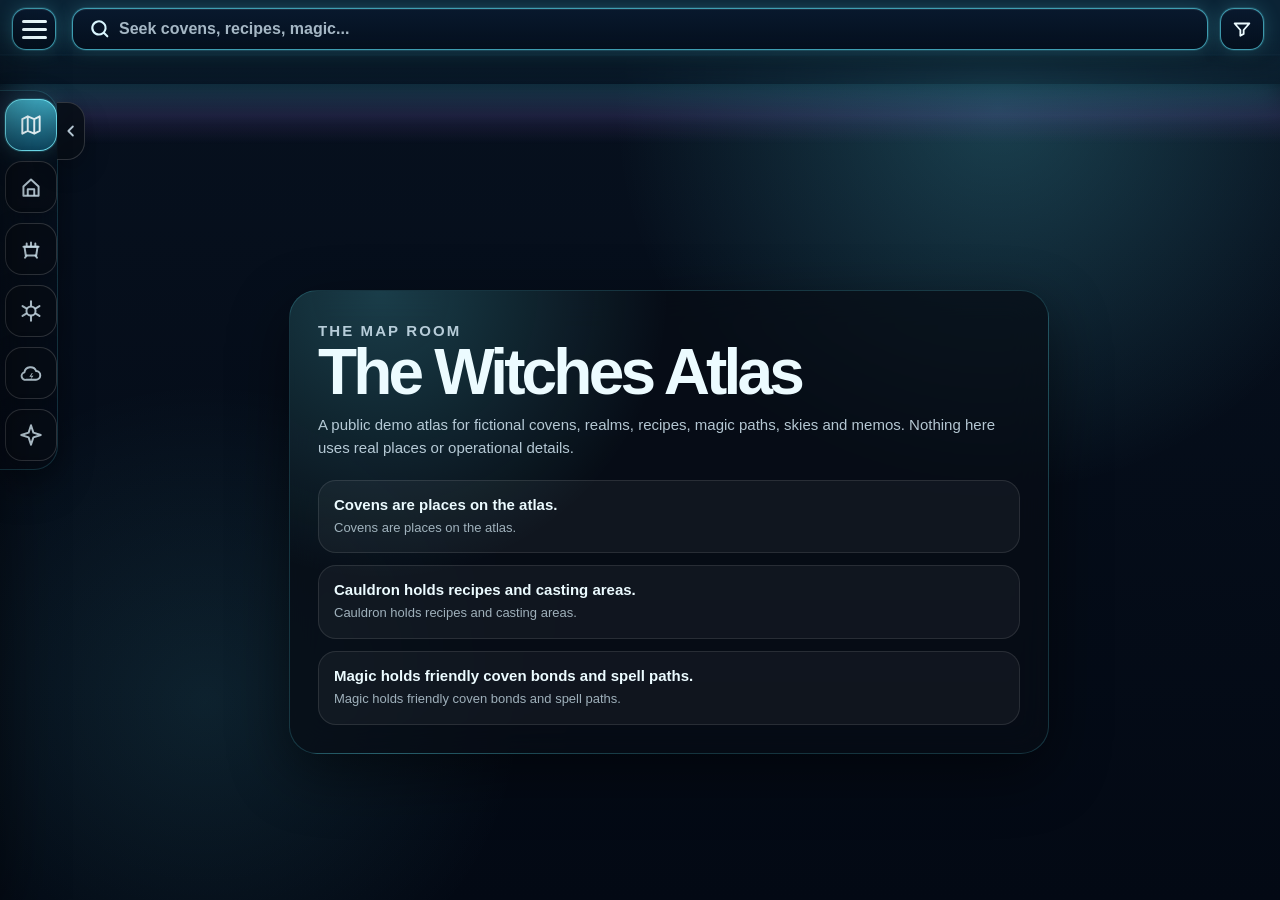
<file: index.html>
<!doctype html>
<html lang="en">
<head>
  <meta charset="utf-8">
  <meta http-equiv="content-type" content="text/html; charset=utf-8">
  <meta name="viewport" content="width=device-width, initial-scale=1, viewport-fit=cover">
  <meta name="theme-color" content="#07111f">
  <title>The Witches Atlas | Atlas</title>
  <link rel="stylesheet" href="./shell.css?v=1.1.2">
</head>
<body data-page="atlas">
  <div id="appShell"></div>

  <main class="page-stage">
    <section class="card">
      <p class="eyebrow">The map room</p>
      <h1>The Witches Atlas</h1>
      <p>A public demo atlas for fictional covens, realms, recipes, magic paths, skies and memos. Nothing here uses real places or operational details.</p>

      <div class="grid">
        <article class="tile"><h2>Covens are places on the atlas.</h2><p>Covens are places on the atlas.</p></article>
        <article class="tile"><h2>Cauldron holds recipes and casting areas.</h2><p>Cauldron holds recipes and casting areas.</p></article>
        <article class="tile"><h2>Magic holds friendly coven bonds and spell paths.</h2><p>Magic holds friendly coven bonds and spell paths.</p></article>
      </div>
    </section>
  </main>

  <script src="./shell.js?v=1.1.2" defer></script>
</body>
</html>
</file>
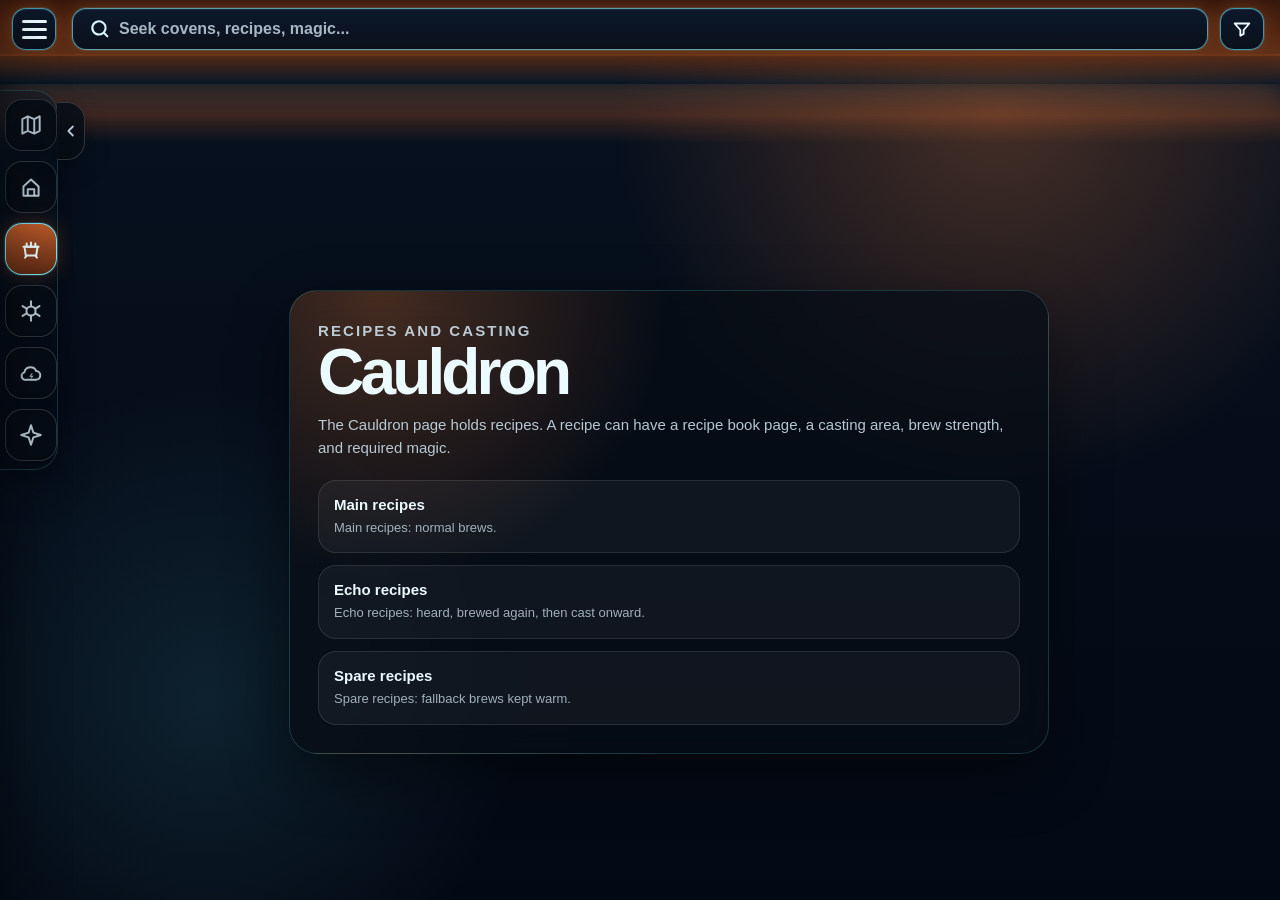
<file: cauldron.html>
<!doctype html>
<html lang="en">
<head>
  <meta charset="utf-8">
  <meta name="viewport" content="width=device-width, initial-scale=1, viewport-fit=cover">
  <meta name="theme-color" content="#07111f">
  <title>The Witches Atlas | Cauldron</title>
  <link rel="stylesheet" href="./shell.css?v=1.1.0">
</head>
<body data-page="cauldron">
  <div id="appShell"></div>

  <main class="page-stage">
    <section class="card">
      <p class="eyebrow">Recipes and casting</p>
      <h1>Cauldron</h1>
      <p>The Cauldron page holds recipes. A recipe can have a recipe book page, a casting area, brew strength, and required magic.</p>

      <div class="grid">
        <article class="tile"><h2>Main recipes</h2><p>Main recipes: normal brews.</p></article>
        <article class="tile"><h2>Echo recipes</h2><p>Echo recipes: heard, brewed again, then cast onward.</p></article>
        <article class="tile"><h2>Spare recipes</h2><p>Spare recipes: fallback brews kept warm.</p></article>
      </div>
    </section>
  </main>

  <script src="./shell.js?v=1.1.0" defer></script>
</body>
</html>
</file>
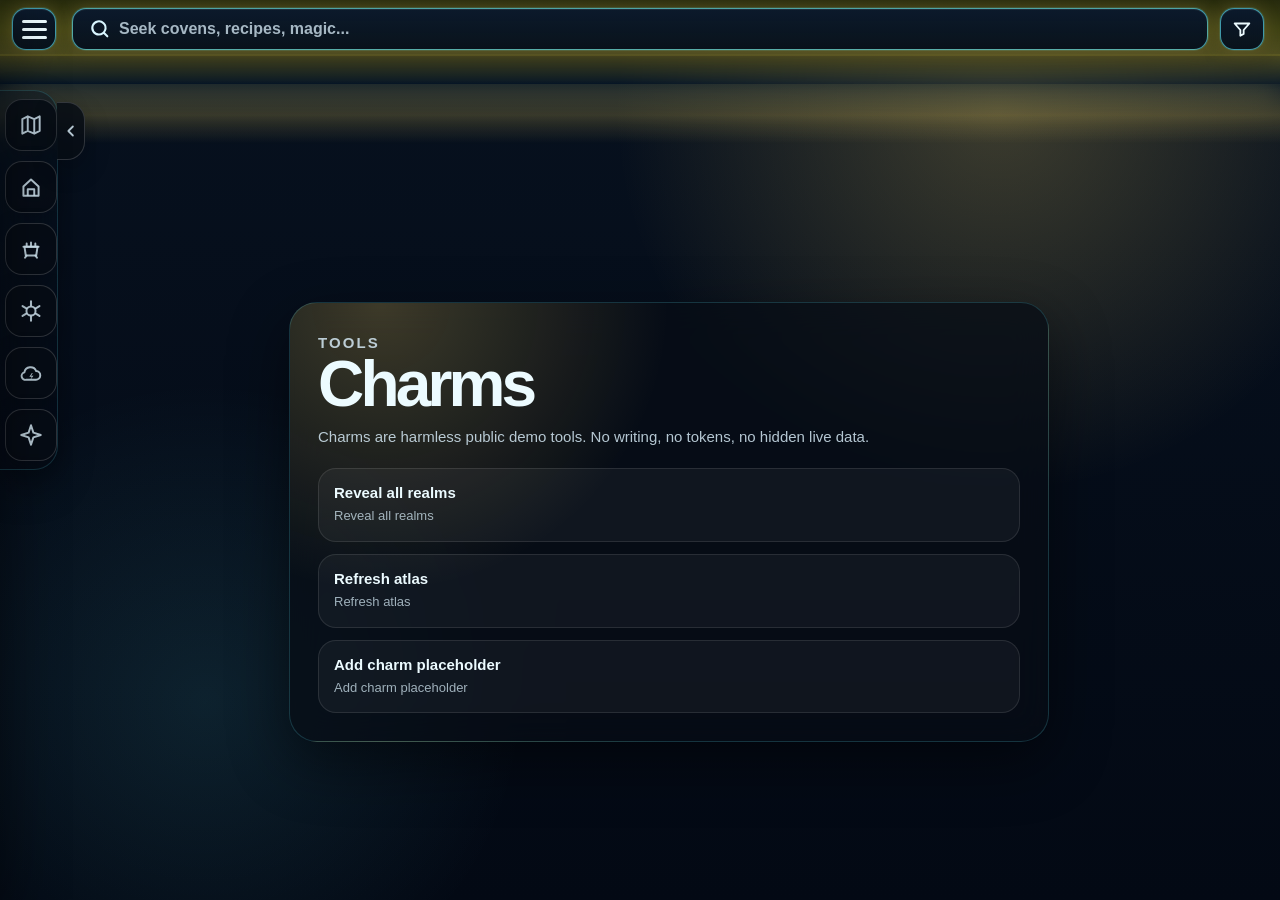
<file: charms.html>
<!doctype html>
<html lang="en">
<head>
  <meta charset="utf-8">
  <meta http-equiv="content-type" content="text/html; charset=utf-8">
  <meta name="viewport" content="width=device-width, initial-scale=1, viewport-fit=cover">
  <meta name="theme-color" content="#07111f">
  <title>The Witches Atlas | Charms</title>
  <link rel="stylesheet" href="./shell.css?v=1.1.1">
</head>
<body data-page="charms">
  <div id="appShell"></div>

  <main class="page-stage">
    <section class="card">
      <p class="eyebrow">Tools</p>
      <h1>Charms</h1>
      <p>Charms are harmless public demo tools. No writing, no tokens, no hidden live data.</p>

      <div class="grid">
        <article class="tile"><h2>Reveal all realms</h2><p>Reveal all realms</p></article>
        <article class="tile"><h2>Refresh atlas</h2><p>Refresh atlas</p></article>
        <article class="tile"><h2>Add charm placeholder</h2><p>Add charm placeholder</p></article>
      </div>
    </section>
  </main>

  <script src="./shell.js?v=1.1.1" defer></script>
</body>
</html>
</file>
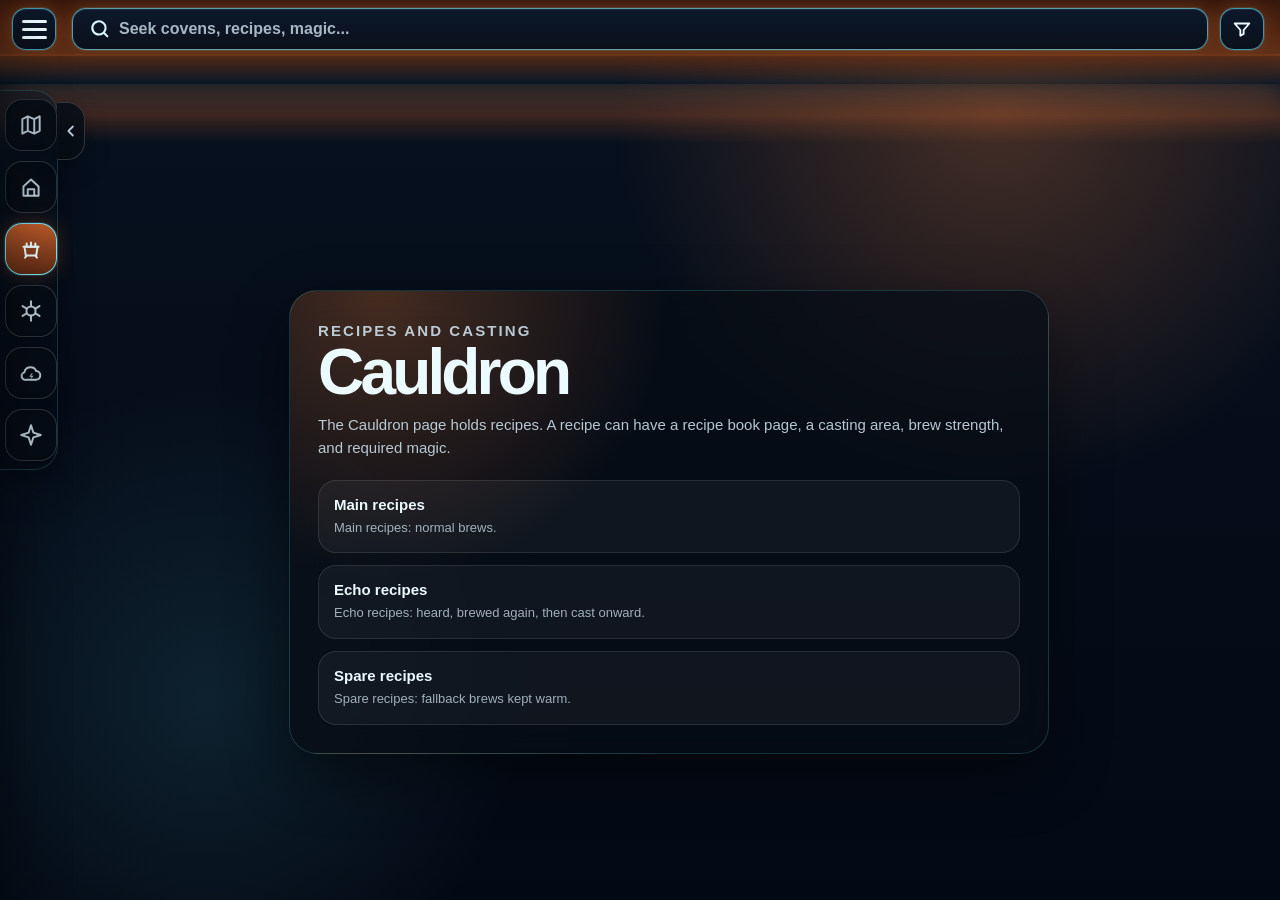
<file: covens.html>
<!doctype html>
<html lang="en">
<head>
  <meta charset="utf-8">
  <meta http-equiv="content-type" content="text/html; charset=utf-8">
  <meta name="viewport" content="width=device-width, initial-scale=1, viewport-fit=cover">
  <meta name="theme-color" content="#07111f">
  <title>The Witches Atlas | Cauldron</title>
  <link rel="stylesheet" href="./shell.css?v=1.1.1">
</head>
<body data-page="cauldron">
  <div id="appShell"></div>

  <main class="page-stage">
    <section class="card">
      <p class="eyebrow">Recipes and casting</p>
      <h1>Cauldron</h1>
      <p>The Cauldron page holds recipes. A recipe can have a recipe book page, a casting area, brew strength, and required magic.</p>

      <div class="grid">
        <article class="tile"><h2>Main recipes</h2><p>Main recipes: normal brews.</p></article>
        <article class="tile"><h2>Echo recipes</h2><p>Echo recipes: heard, brewed again, then cast onward.</p></article>
        <article class="tile"><h2>Spare recipes</h2><p>Spare recipes: fallback brews kept warm.</p></article>
      </div>
    </section>
  </main>

  <script src="./shell.js?v=1.1.1" defer></script>
</body>
</html>
</file>
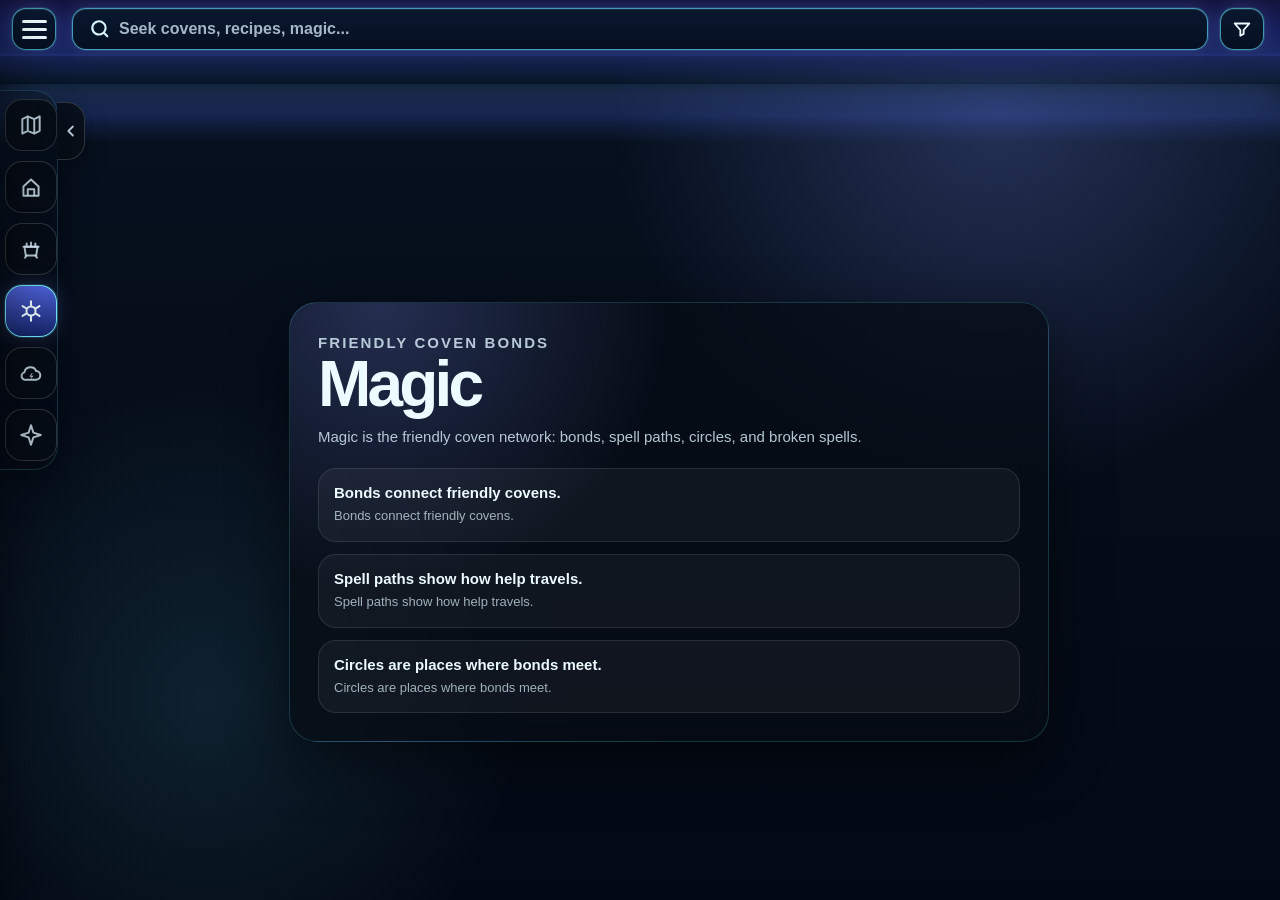
<file: magic.html>
<!doctype html>
<html lang="en">
<head>
  <meta charset="utf-8">
  <meta http-equiv="content-type" content="text/html; charset=utf-8">
  <meta name="viewport" content="width=device-width, initial-scale=1, viewport-fit=cover">
  <meta name="theme-color" content="#07111f">
  <title>The Witches Atlas | Magic</title>
  <link rel="stylesheet" href="./shell.css?v=1.1.1">
</head>
<body data-page="magic">
  <div id="appShell"></div>

  <main class="page-stage">
    <section class="card">
      <p class="eyebrow">Friendly coven bonds</p>
      <h1>Magic</h1>
      <p>Magic is the friendly coven network: bonds, spell paths, circles, and broken spells.</p>

      <div class="grid">
        <article class="tile"><h2>Bonds connect friendly covens.</h2><p>Bonds connect friendly covens.</p></article>
        <article class="tile"><h2>Spell paths show how help travels.</h2><p>Spell paths show how help travels.</p></article>
        <article class="tile"><h2>Circles are places where bonds meet.</h2><p>Circles are places where bonds meet.</p></article>
      </div>
    </section>
  </main>

  <script src="./shell.js?v=1.1.1" defer></script>
</body>
</html>
</file>
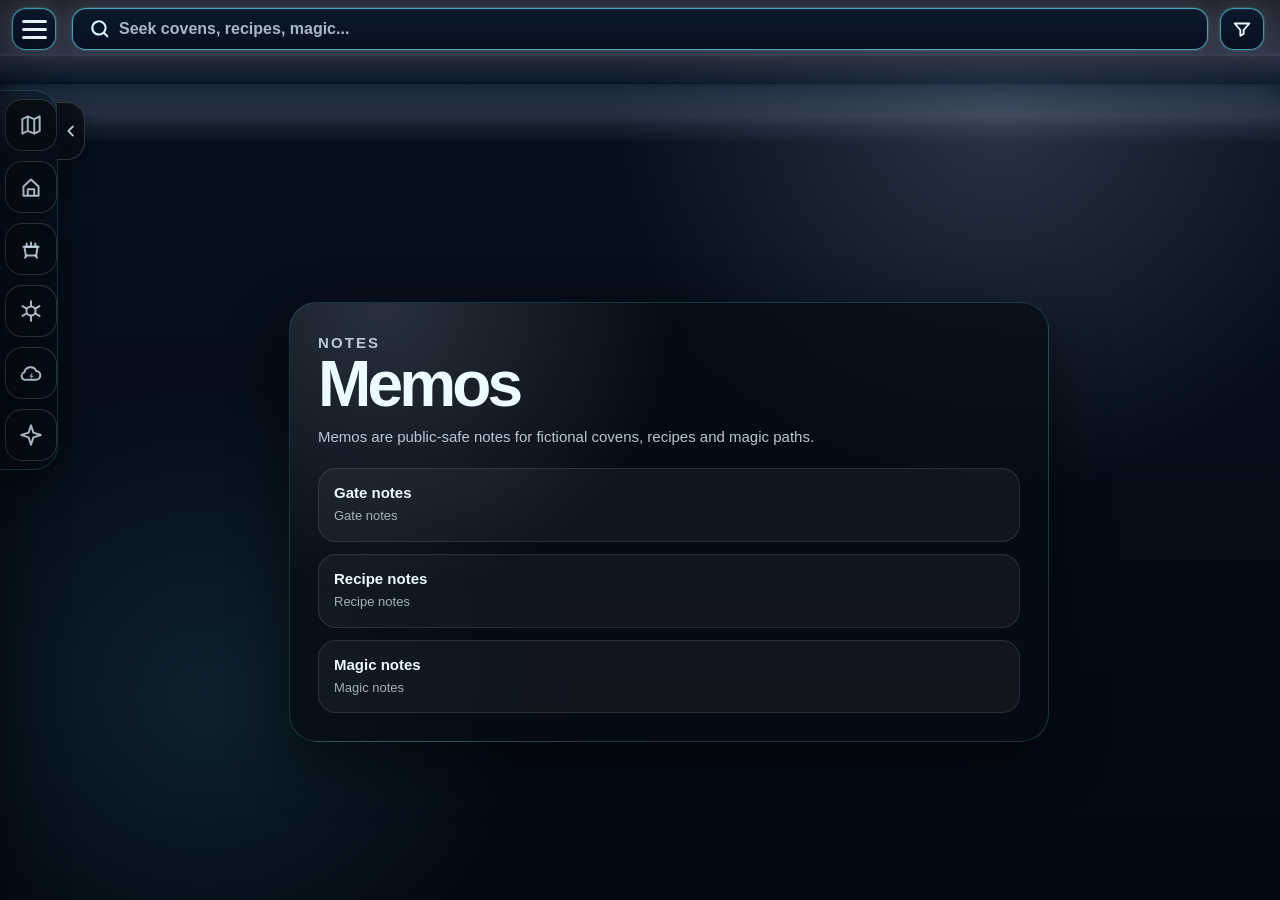
<file: memos.html>
<!doctype html>
<html lang="en">
<head>
  <meta charset="utf-8">
  <meta http-equiv="content-type" content="text/html; charset=utf-8">
  <meta name="viewport" content="width=device-width, initial-scale=1, viewport-fit=cover">
  <meta name="theme-color" content="#07111f">
  <title>The Witches Atlas | Memos</title>
  <link rel="stylesheet" href="./shell.css?v=1.1.1">
</head>
<body data-page="memos">
  <div id="appShell"></div>

  <main class="page-stage">
    <section class="card">
      <p class="eyebrow">Notes</p>
      <h1>Memos</h1>
      <p>Memos are public-safe notes for fictional covens, recipes and magic paths.</p>

      <div class="grid">
        <article class="tile"><h2>Gate notes</h2><p>Gate notes</p></article>
        <article class="tile"><h2>Recipe notes</h2><p>Recipe notes</p></article>
        <article class="tile"><h2>Magic notes</h2><p>Magic notes</p></article>
      </div>
    </section>
  </main>

  <script src="./shell.js?v=1.1.1" defer></script>
</body>
</html>
</file>
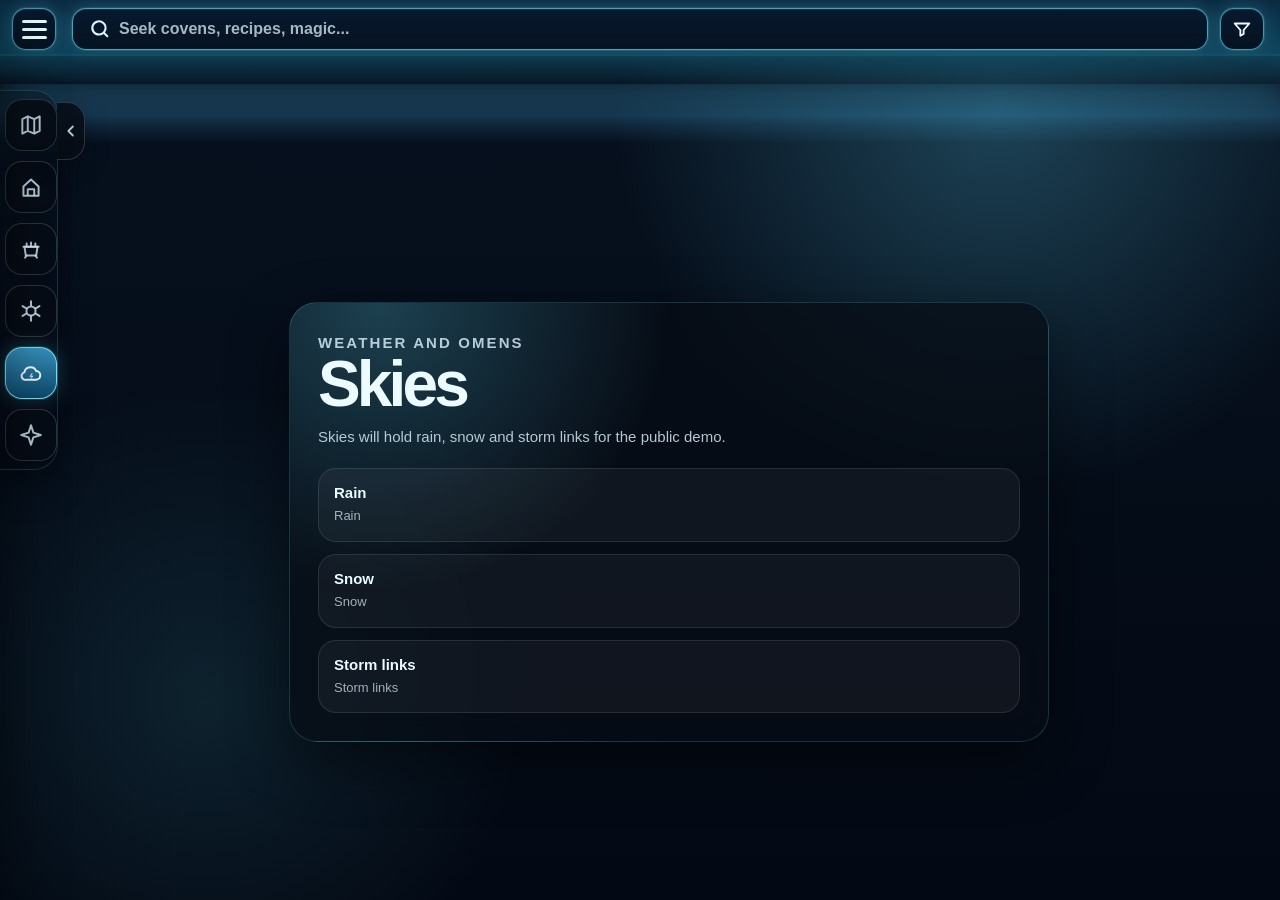
<file: skies.html>
<!doctype html>
<html lang="en">
<head>
  <meta charset="utf-8">
  <meta http-equiv="content-type" content="text/html; charset=utf-8">
  <meta name="viewport" content="width=device-width, initial-scale=1, viewport-fit=cover">
  <meta name="theme-color" content="#07111f">
  <title>The Witches Atlas | Skies</title>
  <link rel="stylesheet" href="./shell.css?v=1.1.1">
</head>
<body data-page="skies">
  <div id="appShell"></div>

  <main class="page-stage">
    <section class="card">
      <p class="eyebrow">Weather and omens</p>
      <h1>Skies</h1>
      <p>Skies will hold rain, snow and storm links for the public demo.</p>

      <div class="grid">
        <article class="tile"><h2>Rain</h2><p>Rain</p></article>
        <article class="tile"><h2>Snow</h2><p>Snow</p></article>
        <article class="tile"><h2>Storm links</h2><p>Storm links</p></article>
      </div>
    </section>
  </main>

  <script src="./shell.js?v=1.1.1" defer></script>
</body>
</html>
</file>
<file: shell.css>
/* The Witches Atlas shell.css v1.1.2
   Shared public shell. Fictional demo only.
   Fixes: SVG rail icons, outlined collapsible rail dock, per-page top bar colours. */

:root {
  --safe-top: env(safe-area-inset-top, 0px);
  --safe-bottom: env(safe-area-inset-bottom, 0px);
  --top: 56px;
  --rail: 58px;
  --bg: #030914;
  --panel: rgba(8, 13, 22, 0.965);
  --text: #ecfbff;
  --muted: rgba(215, 235, 247, 0.72);
  --soft: rgba(215, 235, 247, 0.84);
  --accent: #60ebff;
  --border: rgba(255, 255, 255, 0.12);
  --shadow: 0 20px 60px rgba(0, 0, 0, 0.48);
  --rail-top: calc(var(--top) + var(--safe-top) + 34px);

  --page-top-0: rgba(11, 35, 53, 1);
  --page-top-1: rgba(11, 35, 53, 1);
  --page-top-2: rgba(11, 35, 53, 0.70);
  --page-fade-mid: rgba(116, 82, 174, 0.20);
  --page-glow: rgba(96, 235, 255, 0.22);
  --page-active-top: rgba(121, 89, 218, 0.78);
  --page-active-bottom: rgba(18, 88, 120, 0.82);
}

body[data-page="atlas"] {
  --page-top-0: rgba(11, 35, 53, 1);
  --page-top-1: rgba(11, 35, 53, 1);
  --page-top-2: rgba(11, 35, 53, 0.70);
  --page-fade-mid: rgba(116, 82, 174, 0.20);
  --page-glow: rgba(96, 235, 255, 0.22);
  --page-active-top: rgba(76, 205, 230, 0.78);
  --page-active-bottom: rgba(16, 86, 115, 0.82);
}

body[data-page="covens"] {
  --page-top-0: rgba(42, 18, 55, 1);
  --page-top-1: rgba(57, 23, 76, 1);
  --page-top-2: rgba(83, 37, 111, 0.70);
  --page-fade-mid: rgba(180, 92, 255, 0.20);
  --page-glow: rgba(185, 134, 255, 0.25);
  --page-active-top: rgba(184, 109, 240, 0.80);
  --page-active-bottom: rgba(78, 32, 125, 0.84);
}

body[data-page="cauldron"] {
  --page-top-0: rgba(54, 24, 13, 1);
  --page-top-1: rgba(81, 37, 17, 1);
  --page-top-2: rgba(132, 61, 25, 0.70);
  --page-fade-mid: rgba(255, 119, 48, 0.20);
  --page-glow: rgba(255, 137, 63, 0.25);
  --page-active-top: rgba(226, 108, 45, 0.82);
  --page-active-bottom: rgba(106, 47, 20, 0.86);
}

body[data-page="magic"] {
  --page-top-0: rgba(19, 20, 61, 1);
  --page-top-1: rgba(23, 31, 92, 1);
  --page-top-2: rgba(35, 52, 132, 0.70);
  --page-fade-mid: rgba(76, 114, 255, 0.20);
  --page-glow: rgba(125, 147, 255, 0.25);
  --page-active-top: rgba(93, 116, 255, 0.82);
  --page-active-bottom: rgba(24, 41, 117, 0.86);
}

body[data-page="skies"] {
  --page-top-0: rgba(11, 43, 65, 1);
  --page-top-1: rgba(13, 58, 83, 1);
  --page-top-2: rgba(19, 91, 118, 0.70);
  --page-fade-mid: rgba(77, 190, 255, 0.20);
  --page-glow: rgba(96, 220, 255, 0.25);
  --page-active-top: rgba(67, 174, 224, 0.82);
  --page-active-bottom: rgba(15, 83, 121, 0.86);
}

body[data-page="charms"] {
  --page-top-0: rgba(38, 42, 13, 1);
  --page-top-1: rgba(63, 66, 20, 1);
  --page-top-2: rgba(104, 99, 33, 0.70);
  --page-fade-mid: rgba(255, 221, 96, 0.18);
  --page-glow: rgba(255, 219, 106, 0.22);
  --page-active-top: rgba(205, 179, 67, 0.82);
  --page-active-bottom: rgba(92, 83, 26, 0.86);
}

body[data-page="memos"] {
  --page-top-0: rgba(34, 37, 48, 1);
  --page-top-1: rgba(43, 47, 61, 1);
  --page-top-2: rgba(65, 70, 90, 0.70);
  --page-fade-mid: rgba(170, 184, 211, 0.17);
  --page-glow: rgba(194, 210, 242, 0.18);
  --page-active-top: rgba(114, 127, 151, 0.82);
  --page-active-bottom: rgba(44, 50, 64, 0.86);
}

* { box-sizing: border-box; }

html,
body {
  min-height: 100%;
  margin: 0;
  background: var(--bg);
  color: var(--text);
  font-family: -apple-system, BlinkMacSystemFont, "SF Pro Display", "SF Pro Text", Inter, Segoe UI, sans-serif;
}

body {
  min-height: 100dvh;
  overflow-x: hidden;
  background:
    radial-gradient(circle at 78% 12%, var(--page-glow), transparent 24rem),
    radial-gradient(circle at 16% 78%, rgba(96, 235, 255, 0.10), transparent 20rem),
    linear-gradient(180deg, #07111f, #030914);
}

body.rail-collapsed {
  --rail: 18px;
}

button,
input { font: inherit; }

button,
a { -webkit-tap-highlight-color: transparent; }

button { cursor: pointer; }

.sr-only {
  position: absolute !important;
  width: 1px !important;
  height: 1px !important;
  overflow: hidden !important;
  clip-path: inset(50%) !important;
  white-space: nowrap !important;
}

.top-bar {
  position: fixed;
  z-index: 5000;
  top: 0;
  left: 0;
  right: 0;
  height: calc(var(--top) + var(--safe-top));
  display: grid;
  grid-template-columns: 48px minmax(0, 1fr) 48px;
  align-items: center;
  gap: 12px;
  padding: calc(8px + var(--safe-top)) 12px 8px;
  background: linear-gradient(180deg, var(--page-top-0), var(--page-top-1) 54%, var(--page-top-2));
  box-shadow: 0 10px 26px rgba(0, 0, 0, 0.16);
  backdrop-filter: blur(14px);
  -webkit-backdrop-filter: blur(14px);
}

.top-bar-fade {
  position: fixed;
  z-index: 300;
  top: calc(var(--top) + var(--safe-top) - 2px);
  left: 0;
  right: 0;
  height: 90px;
  pointer-events: none;
  overflow: hidden;
}

.top-bar-fade::before,
.top-bar-fade::after {
  content: "";
  position: absolute;
  left: 0;
  right: 0;
}

.top-bar-fade::before {
  top: 0;
  height: 30px;
  background: linear-gradient(180deg, var(--page-top-2), rgba(11, 35, 53, 0.36));
  box-shadow: inset 0 1px 0 rgba(255, 255, 255, 0.08), 0 16px 28px var(--page-glow);
  backdrop-filter: blur(1.5px);
  -webkit-backdrop-filter: blur(1.5px);
}

.top-bar-fade::after {
  top: 30px;
  bottom: 0;
  background: linear-gradient(180deg, rgba(11, 35, 53, 0.40), var(--page-fade-mid) 52%, rgba(7, 11, 18, 0));
}

.menu-button,
.coven-search-input,
.top-button {
  height: 42px;
  min-height: 42px;
  border: 1px solid rgba(96, 235, 255, 0.62);
  border-radius: 14px;
  color: var(--text);
  background: linear-gradient(180deg, rgba(9, 24, 45, 0.94), rgba(4, 14, 28, 0.92));
  box-shadow: inset 0 1px 0 rgba(255, 255, 255, 0.08), 0 0 0 1px rgba(96, 235, 255, 0.12), 0 0 18px var(--page-glow), 0 8px 20px rgba(0, 0, 0, 0.18);
  backdrop-filter: blur(10px);
  -webkit-backdrop-filter: blur(10px);
}

.menu-button,
.top-button {
  width: 44px;
  min-width: 44px;
  display: grid;
  place-items: center;
  padding: 0;
}

.menu-button {
  display: inline-flex;
  flex-direction: column;
  justify-content: center;
  gap: 5px;
}

.menu-button span {
  width: 25px;
  height: 3px;
  border-radius: 999px;
  background: currentColor;
}

.top-button svg {
  width: 22px;
  height: 22px;
  display: block;
}

.search-wrap { min-width: 0; }

.coven-search-input {
  width: 100%;
  padding: 0 16px 0 46px;
  outline: 0;
  color: var(--text);
  -webkit-appearance: none;
  appearance: none;
  background-image:
    url("data:image/svg+xml,%3Csvg viewBox='0 0 24 24' xmlns='http://www.w3.org/2000/svg'%3E%3Cpath d='M10.8 18a7.2 7.2 0 1 1 5.09-12.29A7.2 7.2 0 0 1 10.8 18Zm5.1-2.1 4.1 4.1' fill='none' stroke='%23d9f6ff' stroke-width='2.2' stroke-linecap='round'/%3E%3C/svg%3E"),
    linear-gradient(180deg, rgba(9, 24, 45, 0.94), rgba(4, 14, 28, 0.92));
  background-repeat: no-repeat, no-repeat;
  background-size: 22px 22px, 100% 100%;
  background-position: 16px center, center;
  font-size: 16px;
  font-weight: 650;
}

.coven-search-input::placeholder {
  color: rgba(215, 235, 247, 0.76);
  opacity: 1;
}

.menu-overlay {
  position: fixed;
  z-index: 6990;
  inset: 0;
  background: rgba(0, 0, 0, 0.42);
}

.menu-overlay[hidden] { display: none; }

.side-menu {
  position: fixed;
  z-index: 7000;
  inset: 0 auto 0 0;
  width: min(340px, 88vw);
  display: flex;
  flex-direction: column;
  gap: 14px;
  overflow: auto;
  transform: translateX(-100%);
  transition: transform 0.22s ease;
  border-right: 1px solid var(--border);
  background: var(--panel);
  box-shadow: var(--shadow);
  padding: calc(14px + var(--safe-top)) 14px calc(18px + var(--safe-bottom));
  backdrop-filter: blur(20px);
  -webkit-backdrop-filter: blur(20px);
}

.side-menu.is-open { transform: translateX(0); }

.menu-header,
.menu-brand {
  display: flex;
  align-items: center;
}

.menu-header {
  justify-content: space-between;
  gap: 12px;
}

.menu-brand {
  gap: 12px;
  min-width: 0;
}

.menu-logo {
  width: 48px;
  height: 48px;
  flex: 0 0 48px;
}

.menu-logo svg {
  width: 100%;
  height: 100%;
  display: block;
}

.menu-brand-text {
  display: grid;
  gap: 2px;
  min-width: 0;
}

.menu-brand-text strong {
  font-size: 18px;
  font-weight: 900;
  letter-spacing: -0.02em;
}

.menu-brand-text span,
.menu-note {
  color: var(--muted);
  font-size: 12px;
  font-weight: 700;
}

.menu-close-button {
  width: 38px;
  height: 38px;
  border: 1px solid rgba(255, 255, 255, 0.12);
  border-radius: 14px;
  color: var(--text);
  background: rgba(255, 255, 255, 0.06);
  font-size: 24px;
}

.menu-section {
  display: grid;
  gap: 8px;
  border: 1px solid rgba(255, 255, 255, 0.10);
  border-radius: 18px;
  background: rgba(255, 255, 255, 0.04);
  padding: 14px;
}

.menu-section-title {
  color: var(--muted);
  font-size: 12px;
  font-weight: 900;
  letter-spacing: 0.14em;
  text-transform: uppercase;
}

.menu-list-item {
  min-height: 40px;
  display: flex;
  align-items: center;
  gap: 10px;
  border: 1px solid transparent;
  border-radius: 14px;
  color: var(--text);
  background: rgba(255, 255, 255, 0.04);
  padding: 8px 12px;
  font-weight: 800;
  text-decoration: none;
}

.menu-list-item.active,
.menu-list-item:hover {
  border-color: rgba(96, 235, 255, 0.32);
  background: rgba(68, 215, 255, 0.12);
}

.menu-item-icon {
  width: 20px;
  display: inline-grid;
  place-items: center;
  color: var(--accent);
}

.menu-item-icon svg {
  width: 18px;
  height: 18px;
  display: block;
}

.menu-note {
  margin: 0;
  color: var(--soft);
  line-height: 1.45;
}

/* ================================
   Collapsible rail dock
================================ */

.rail-dock {
  position: fixed;
  z-index: 450;
  top: var(--rail-top);
  left: 0;
  width: 66px;
  display: grid;
  grid-template-columns: 58px 16px;
  align-items: start;
  pointer-events: none;
  transition: transform 0.22s ease;
}

body.rail-collapsed .rail-dock {
  transform: translateX(-58px);
}

.side-rail {
  width: 58px;
  display: flex;
  flex-direction: column;
  gap: 10px;
  padding: 8px 5px;
  border: 1px solid rgba(96, 235, 255, 0.18);
  border-left: 0;
  border-radius: 0 24px 24px 0;
  background:
    linear-gradient(180deg, rgba(12, 28, 41, 0.36), rgba(8, 13, 22, 0.30)),
    rgba(8, 13, 22, 0.18);
  box-shadow: 0 18px 36px rgba(0, 0, 0, 0.26);
  backdrop-filter: blur(16px);
  -webkit-backdrop-filter: blur(16px);
  pointer-events: auto;
}

.rail-button,
.rail-collapse-button {
  width: 52px;
  height: 52px;
  display: grid;
  place-items: center;
  border: 1px solid rgba(255, 255, 255, 0.16);
  border-radius: 17px;
  color: var(--soft);
  background: rgba(8, 13, 22, 0.86);
  box-shadow: 0 10px 26px rgba(0, 0, 0, 0.22);
  padding: 0;
  text-decoration: none;
  backdrop-filter: blur(10px);
  -webkit-backdrop-filter: blur(10px);
}

.rail-button.active,
.rail-button:hover,
.rail-button[aria-expanded="true"],
.rail-collapse-button:hover {
  border-color: rgba(120, 239, 255, 0.92);
  color: var(--text);
  background: linear-gradient(180deg, var(--page-active-top), var(--page-active-bottom));
  box-shadow: 0 0 0 1px rgba(96, 235, 255, 0.16), 0 0 20px var(--page-glow), 0 12px 28px rgba(0, 0, 0, 0.28);
}

.rail-icon {
  width: 26px;
  height: 26px;
  display: block;
}

.rail-label { display: none; }

.rail-collapse-button {
  position: relative;
  z-index: 2;
  width: 28px;
  height: 58px;
  margin: 12px 0 0 -1px;
  border-left: 0;
  border-radius: 0 18px 18px 0;
  pointer-events: auto;
}

.rail-collapse-button svg {
  width: 18px;
  height: 18px;
  display: block;
  transition: transform 0.2s ease;
}

body.rail-collapsed .rail-collapse-button svg {
  transform: rotate(180deg);
}

.rail-tools-menu {
  position: fixed;
  z-index: 560;
  left: 70px;
  top: calc(var(--rail-top) + 8px);
  width: min(220px, calc(100vw - 86px));
  display: grid;
  gap: 7px;
  border: 1px solid rgba(96, 235, 255, 0.24);
  border-radius: 18px;
  padding: 8px;
  background: rgba(8, 13, 22, 0.97);
  box-shadow: var(--shadow);
  backdrop-filter: blur(18px);
  -webkit-backdrop-filter: blur(18px);
}

body.rail-collapsed .rail-tools-menu {
  left: 22px;
}

.rail-tools-menu[hidden] { display: none; }

.rail-tool-button,
.top-filter-action {
  min-height: 40px;
  border: 1px solid rgba(255, 255, 255, 0.12);
  border-radius: 14px;
  color: var(--text);
  background: rgba(255, 255, 255, 0.045);
  padding: 9px 11px;
  text-align: left;
  font-size: 12px;
  font-weight: 850;
  text-decoration: none;
}

.top-filter-menu {
  position: fixed;
  z-index: 5200;
  top: calc(var(--top) + var(--safe-top) + 34px);
  right: 8px;
  width: min(252px, calc(100vw - 16px));
  display: grid;
  gap: 8px;
  border: 1px solid rgba(96, 235, 255, 0.24);
  border-radius: 20px;
  color: var(--text);
  background: radial-gradient(circle at 100% 0%, var(--page-glow), transparent 12rem), rgba(8, 13, 22, 0.97);
  box-shadow: var(--shadow);
  padding: 10px;
  backdrop-filter: blur(18px);
  -webkit-backdrop-filter: blur(18px);
}

.top-filter-menu[hidden] { display: none; }

.top-filter-header {
  display: grid;
  gap: 2px;
  padding: 6px 4px 4px;
}

.top-filter-header strong {
  font-size: 13px;
  font-weight: 900;
  letter-spacing: 0.06em;
  text-transform: uppercase;
}

.top-filter-header span {
  color: var(--muted);
  font-size: 12px;
  font-weight: 650;
}

.page-stage {
  min-height: 100dvh;
  display: grid;
  place-items: center;
  padding: calc(var(--top) + var(--safe-top) + 120px) 18px 32px calc(var(--rail) + 18px);
  transition: padding-left 0.22s ease;
}

.card {
  width: min(760px, 100%);
  border: 1px solid rgba(96, 235, 255, 0.18);
  border-radius: 28px;
  background: radial-gradient(circle at 12% 0%, var(--page-glow), transparent 18rem), rgba(8, 13, 22, 0.72);
  box-shadow: var(--shadow);
  padding: 28px;
  backdrop-filter: blur(18px);
  -webkit-backdrop-filter: blur(18px);
}

.eyebrow {
  margin: 0 0 8px;
  color: var(--accent);
  font-size: 12px;
  font-weight: 900;
  letter-spacing: 0.14em;
  text-transform: uppercase;
}

.card h1 {
  margin: 0 0 10px;
  font-size: clamp(34px, 9vw, 64px);
  line-height: 0.95;
  letter-spacing: -0.06em;
}

.card > p {
  margin: 0;
  color: var(--soft);
  font-size: 15px;
  line-height: 1.55;
}

.grid {
  display: grid;
  gap: 12px;
  margin-top: 20px;
}

.tile {
  border: 1px solid rgba(255, 255, 255, 0.10);
  border-radius: 18px;
  background: rgba(255, 255, 255, 0.045);
  padding: 15px;
}

.tile h2 {
  margin: 0 0 6px;
  font-size: 15px;
}

.tile p {
  margin: 0;
  color: var(--muted);
  font-size: 13px;
  line-height: 1.45;
}

@media (max-width: 720px) {
  .top-filter-menu {
    right: 6px;
    width: min(238px, calc(100vw - 68px));
  }

  .card {
    padding: 22px;
  }
}
</file>
